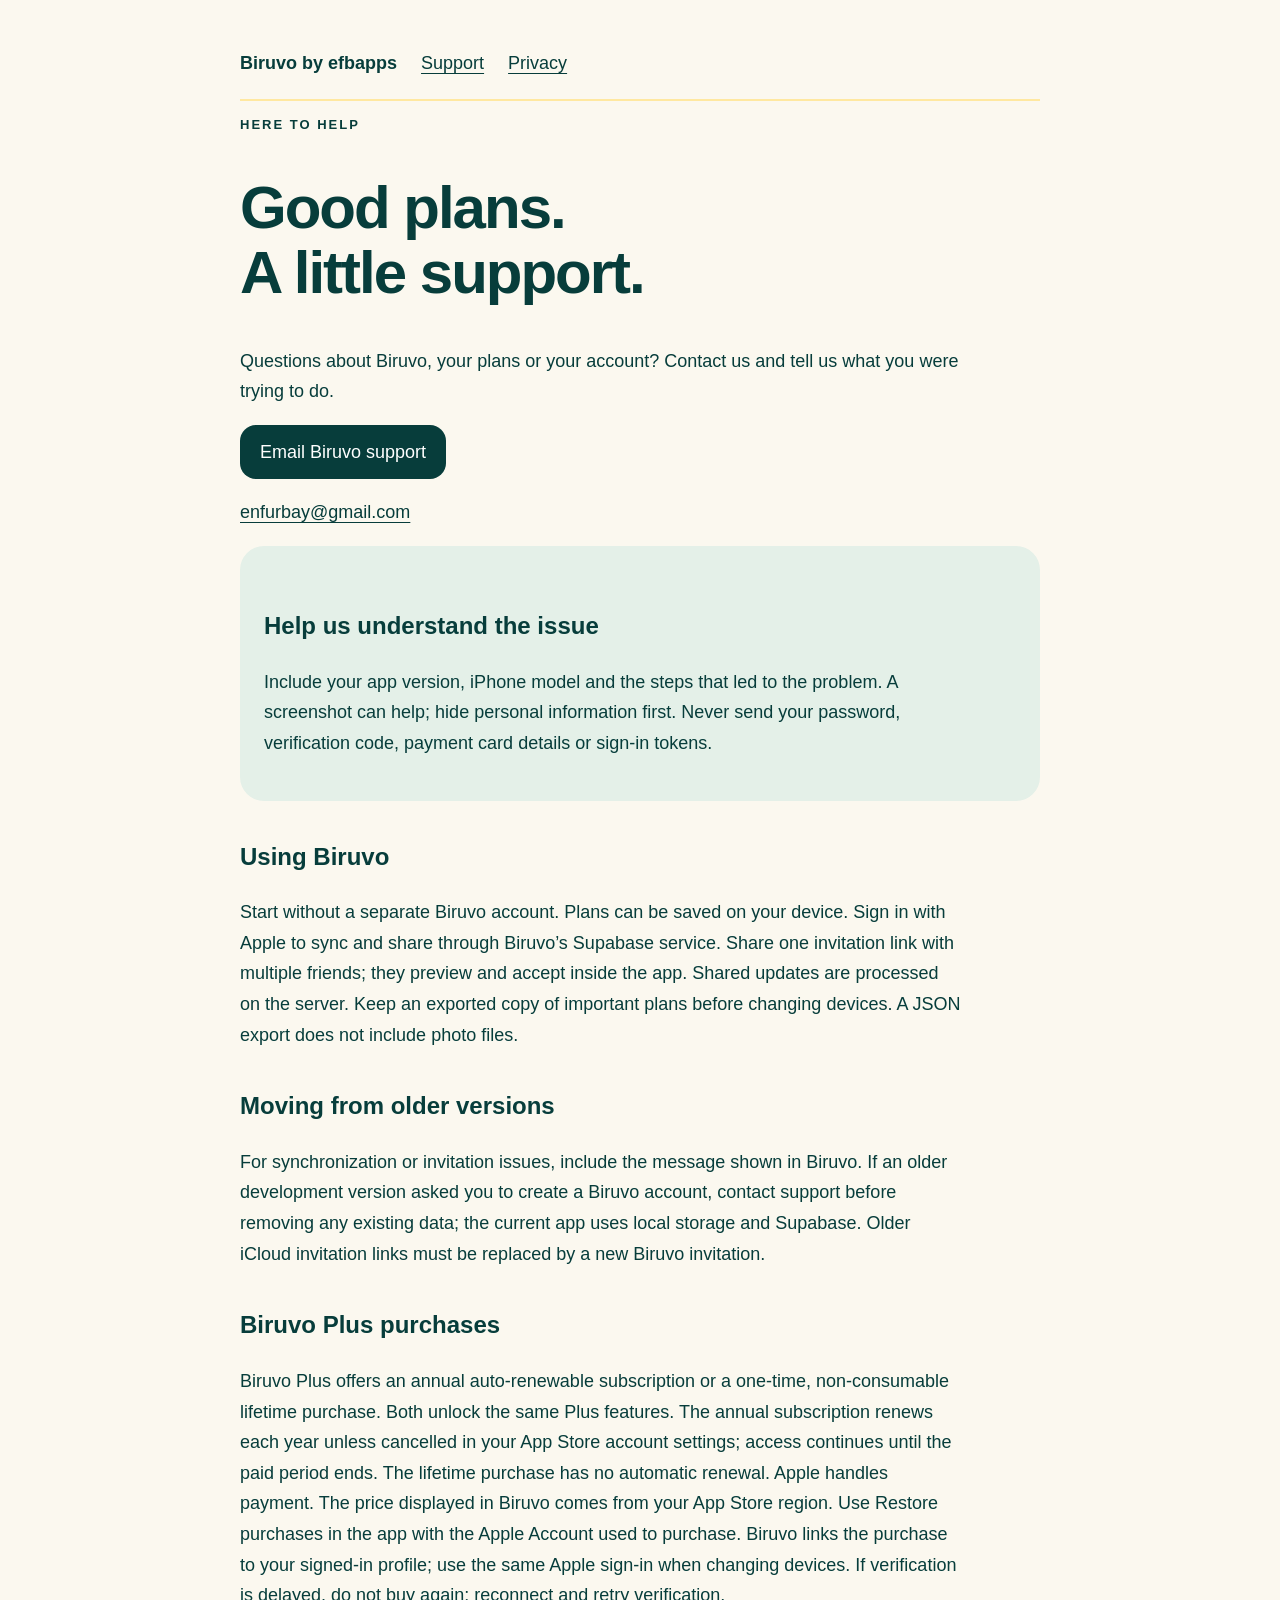
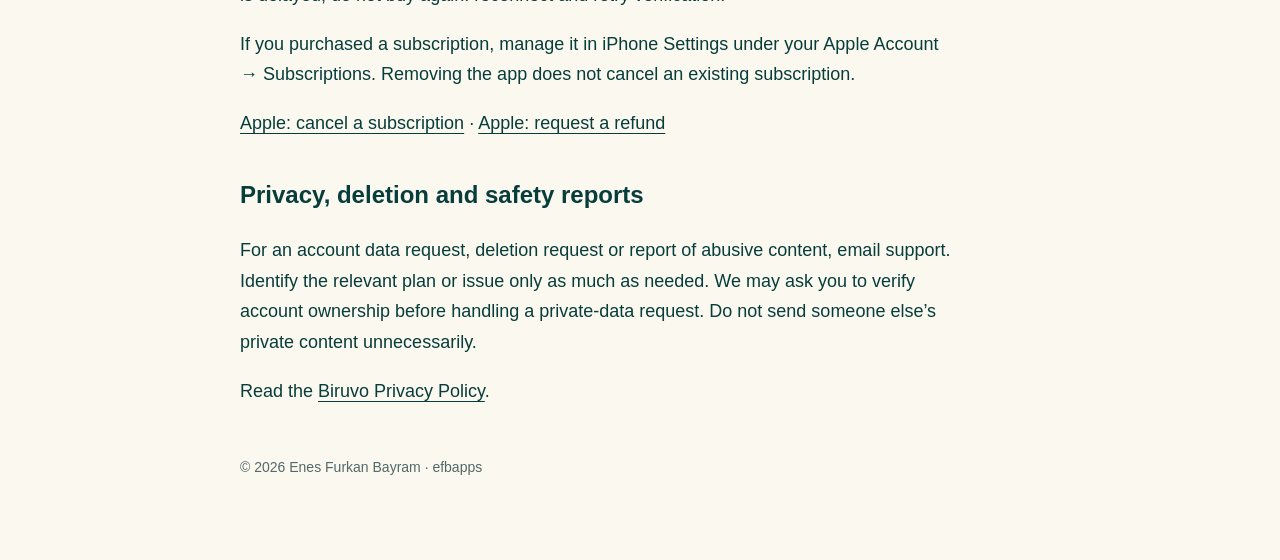
<file: index.html>
<!doctype html><html lang="en"><meta charset="utf-8"><meta name="viewport" content="width=device-width,initial-scale=1"><title>Support — Biruvo</title><link rel="stylesheet" href="style.css"><main><nav aria-label="Main"><strong>Biruvo by efbapps</strong><a href="index.html">Support</a><a href="privacy.html">Privacy</a></nav><p class="eyebrow">Here to help</p><h1>Good plans.<br>A little support.</h1><p>Questions about Biruvo, your plans or your account? Contact us and tell us what you were trying to do.</p><p><a class="button" href="mailto:enfurbay@gmail.com?subject=Biruvo%20support">Email Biruvo support</a></p><p><a href="mailto:enfurbay@gmail.com">enfurbay@gmail.com</a></p><section class="card"><h2>Help us understand the issue</h2><p>Include your app version, iPhone model and the steps that led to the problem. A screenshot can help; hide personal information first. Never send your password, verification code, payment card details or sign-in tokens.</p></section><h2>Using Biruvo</h2><p>Start without a separate Biruvo account. Plans can be saved on your device. Sign in with Apple to sync and share through Biruvo’s Supabase service. Share one invitation link with multiple friends; they preview and accept inside the app. Shared updates are processed on the server. Keep an exported copy of important plans before changing devices. A JSON export does not include photo files.</p><h2>Moving from older versions</h2><p>For synchronization or invitation issues, include the message shown in Biruvo. If an older development version asked you to create a Biruvo account, contact support before removing any existing data; the current app uses local storage and Supabase. Older iCloud invitation links must be replaced by a new Biruvo invitation.</p><h2>Biruvo Plus purchases</h2><p>Biruvo Plus offers an annual auto-renewable subscription or a one-time, non-consumable lifetime purchase. Both unlock the same Plus features. The annual subscription renews each year unless cancelled in your App Store account settings; access continues until the paid period ends. The lifetime purchase has no automatic renewal. Apple handles payment. The price displayed in Biruvo comes from your App Store region. Use Restore purchases in the app with the Apple Account used to purchase. Biruvo links the purchase to your signed-in profile; use the same Apple sign-in when changing devices. If verification is delayed, do not buy again: reconnect and retry verification.</p><p>If you purchased a subscription, manage it in iPhone Settings under your Apple Account → Subscriptions. Removing the app does not cancel an existing subscription.</p><p><a href="https://support.apple.com/118428">Apple: cancel a subscription</a> · <a href="https://reportaproblem.apple.com/">Apple: request a refund</a></p><h2>Privacy, deletion and safety reports</h2><p>For an account data request, deletion request or report of abusive content, email support. Identify the relevant plan or issue only as much as needed. We may ask you to verify account ownership before handling a private-data request. Do not send someone else’s private content unnecessarily.</p><p>Read the <a href="privacy.html">Biruvo Privacy Policy</a>.</p><footer>© 2026 Enes Furkan Bayram · efbapps</footer></main></html>
</file>
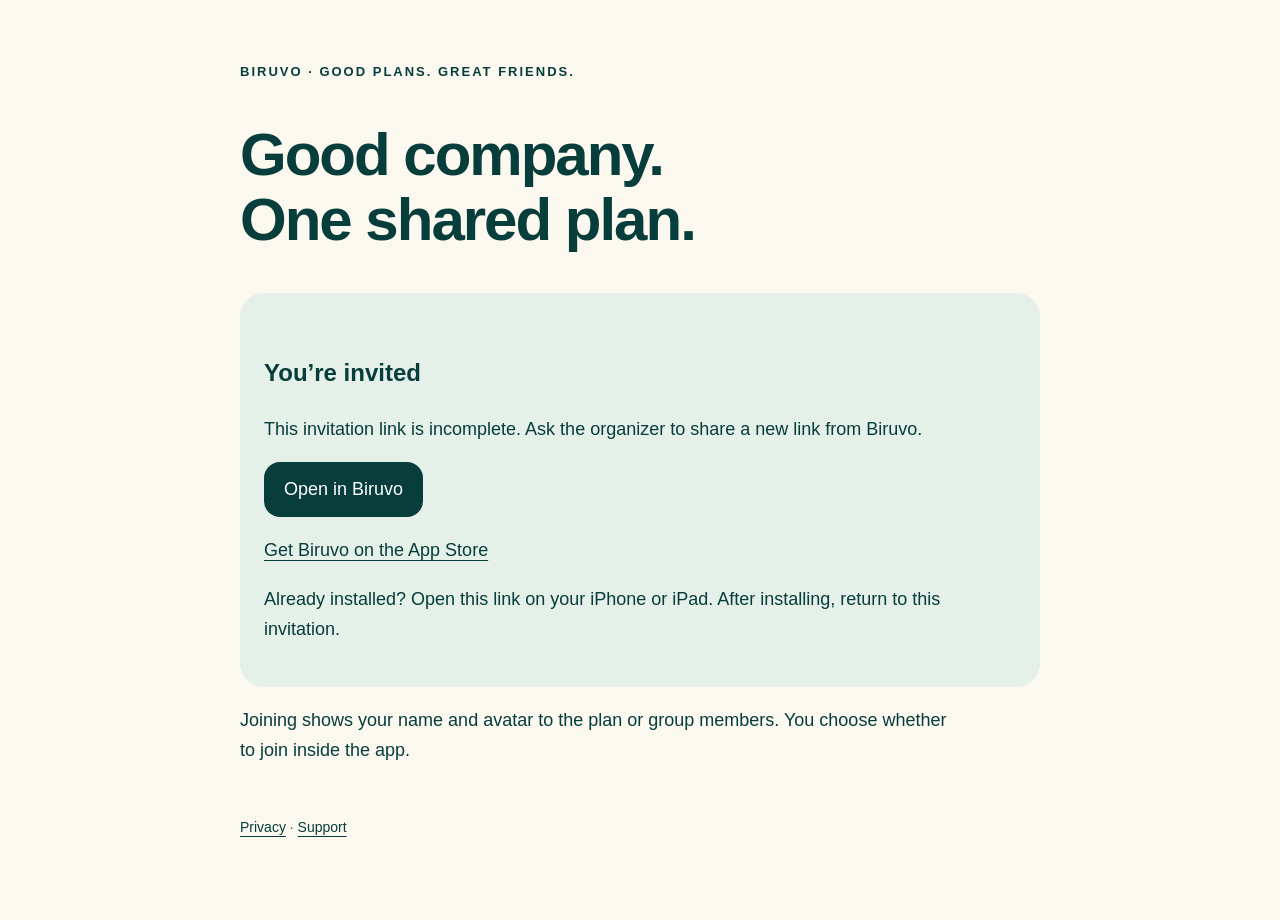
<file: join/index.html>
<!doctype html><html lang="en"><meta charset="utf-8"><meta name="viewport" content="width=device-width,initial-scale=1"><meta name="referrer" content="no-referrer"><meta http-equiv="Content-Security-Policy" content="default-src 'none'; style-src 'self'; script-src 'self'; base-uri 'none'; form-action 'none'"><title>You’re invited — Biruvo</title><link rel="stylesheet" href="../style.css"><main><p class="eyebrow">Biruvo · Good plans. Great friends.</p><h1>Good company.<br>One shared plan.</h1><section class="card"><h2>You’re invited</h2><p id="message">Open Biruvo to preview your invitation and join with your Apple account. The same link can welcome your whole group.</p><p><a class="button" id="open" hidden>Open in Biruvo</a></p><p><a href="https://apps.apple.com/app/id6811654397">Get Biruvo on the App Store</a></p><p>Already installed? Open this link on your iPhone or iPad. After installing, return to this invitation.</p></section><p>Joining shows your name and avatar to the plan or group members. You choose whether to join inside the app.</p><footer><a href="../privacy.html">Privacy</a> · <a href="../index.html">Support</a></footer></main><script src="invite.js"></script></html>
</file>
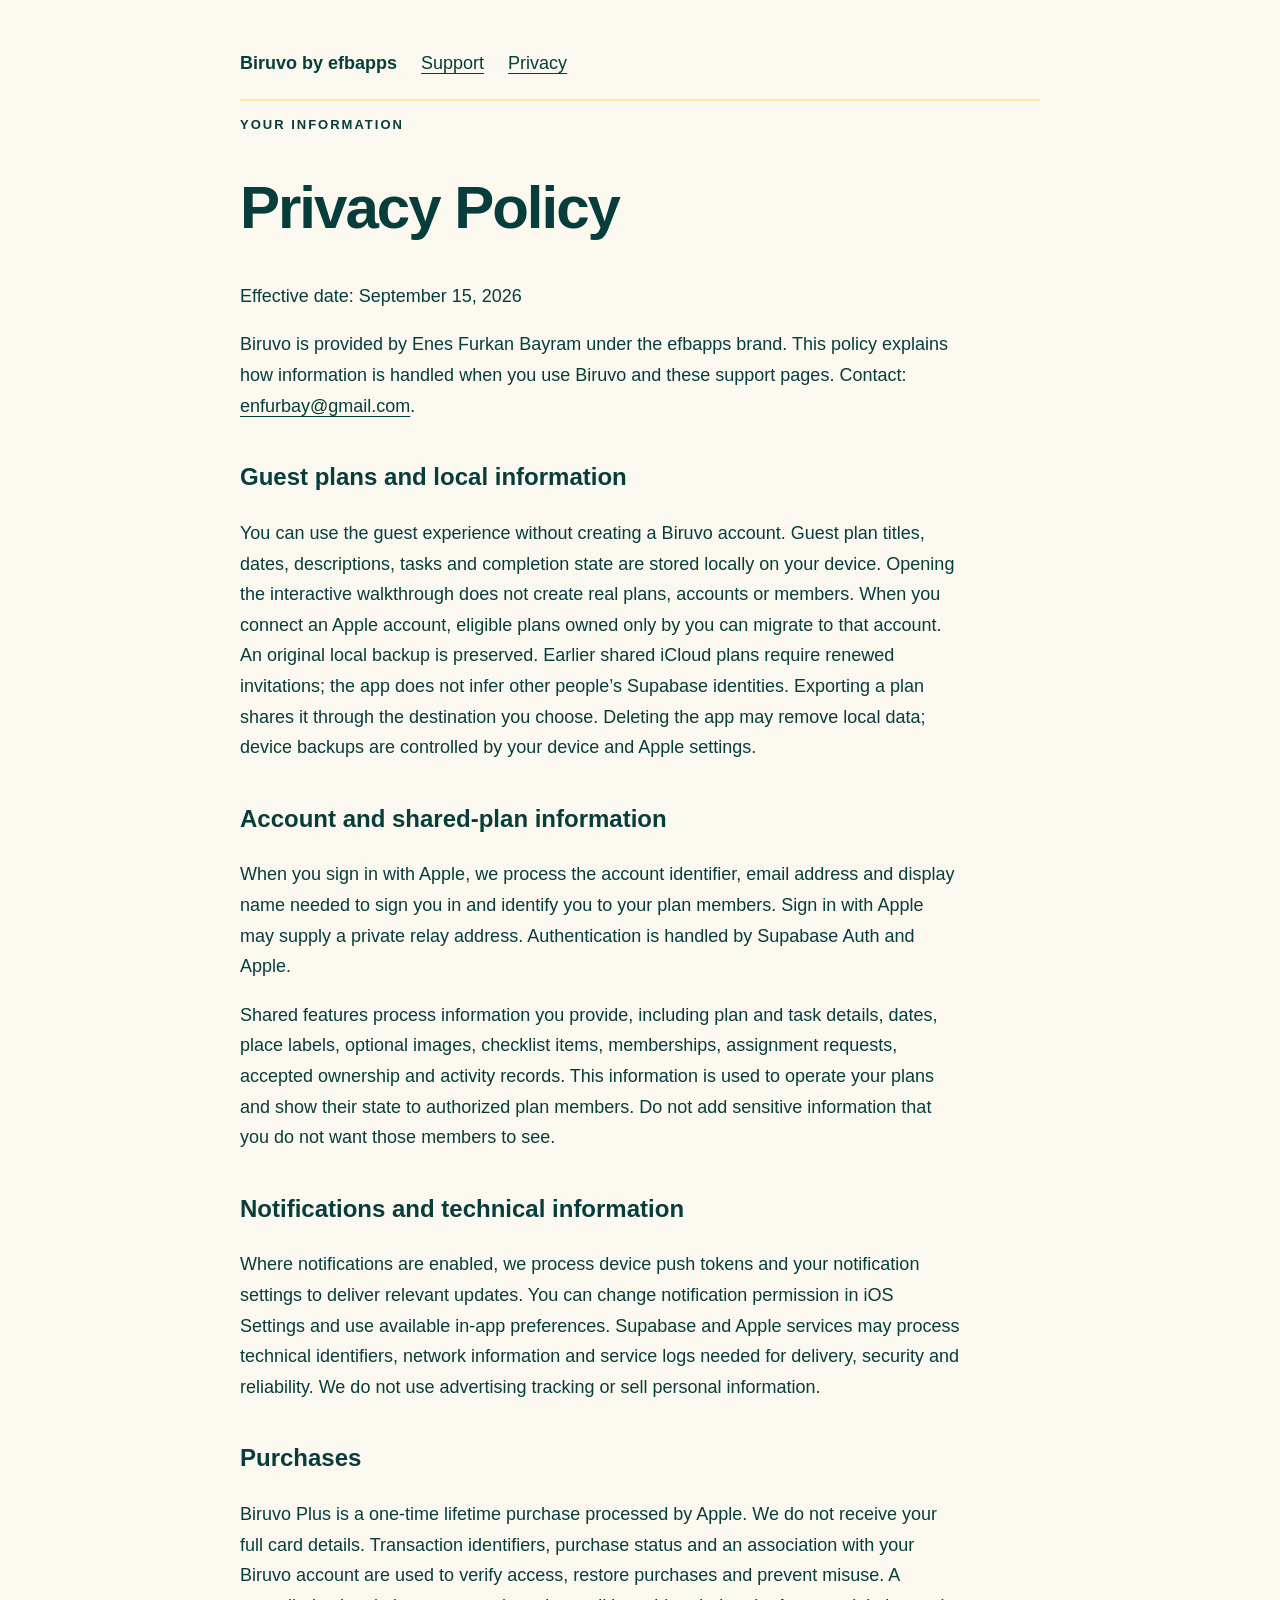
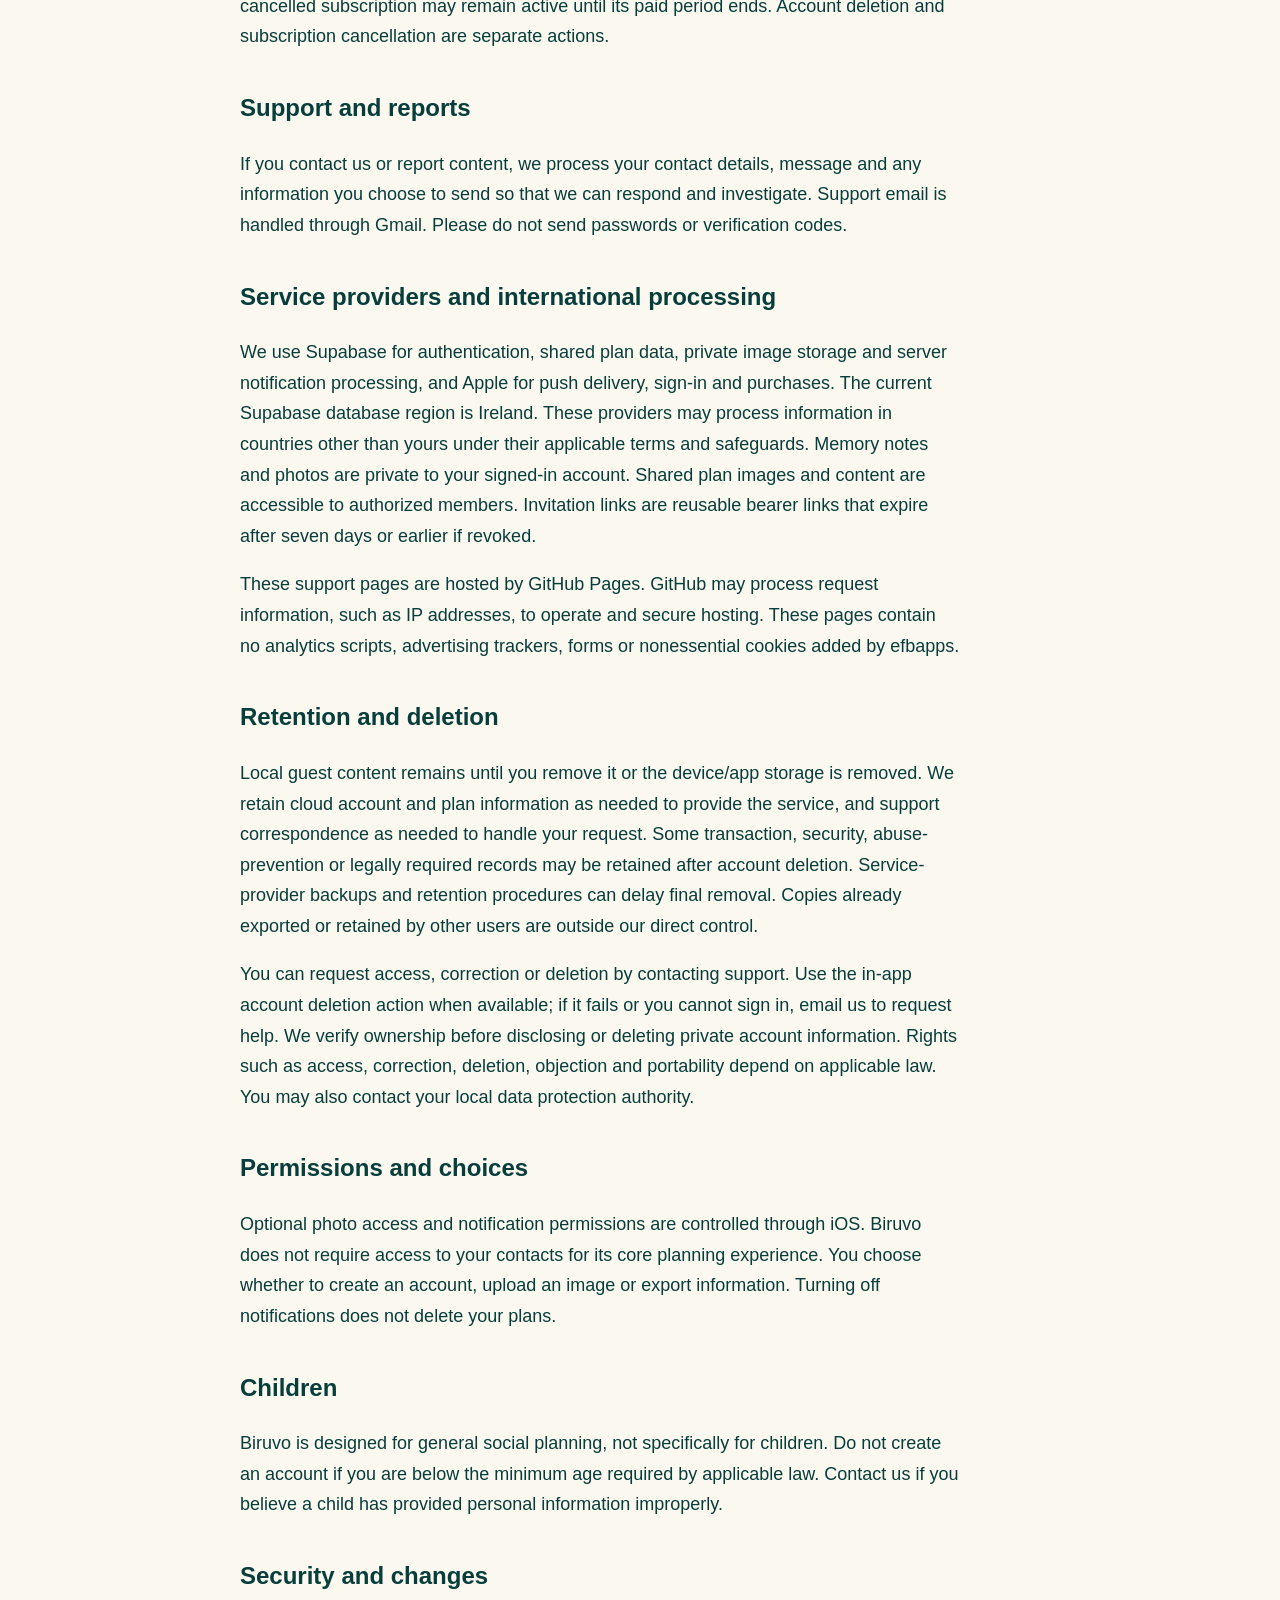
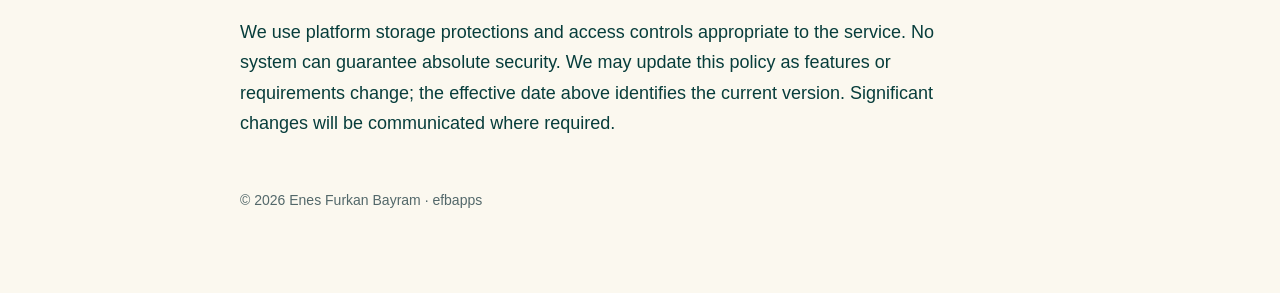
<file: privacy.html>
<!doctype html><html lang="en"><meta charset="utf-8"><meta name="viewport" content="width=device-width,initial-scale=1"><title>Privacy Policy — Biruvo</title><link rel="stylesheet" href="style.css"><main><nav aria-label="Main"><strong>Biruvo by efbapps</strong><a href="index.html">Support</a><a href="privacy.html">Privacy</a></nav><p class="eyebrow">Your information</p><h1>Privacy Policy</h1><p>Effective date: September 15, 2026</p><p>Biruvo is provided by Enes Furkan Bayram under the efbapps brand. This policy explains how information is handled when you use Biruvo and these support pages. Contact: <a href="mailto:enfurbay@gmail.com">enfurbay@gmail.com</a>.</p><h2>Guest plans and local information</h2><p>You can use the guest experience without creating a Biruvo account. Guest plan titles, dates, descriptions, tasks and completion state are stored locally on your device. Opening the interactive walkthrough does not create real plans, accounts or members. When you connect an Apple account, eligible plans owned only by you can migrate to that account. An original local backup is preserved. Earlier shared iCloud plans require renewed invitations; the app does not infer other people’s Supabase identities. Exporting a plan shares it through the destination you choose. Deleting the app may remove local data; device backups are controlled by your device and Apple settings.</p><h2>Account and shared-plan information</h2><p>When you sign in with Apple, we process the account identifier, email address and display name needed to sign you in and identify you to your plan members. Sign in with Apple may supply a private relay address. Authentication is handled by Supabase Auth and Apple.</p><p>Shared features process information you provide, including plan and task details, dates, place labels, optional images, checklist items, memberships, assignment requests, accepted ownership and activity records. This information is used to operate your plans and show their state to authorized plan members. Do not add sensitive information that you do not want those members to see.</p><h2>Notifications and technical information</h2><p>Where notifications are enabled, we process device push tokens and your notification settings to deliver relevant updates. You can change notification permission in iOS Settings and use available in-app preferences. Supabase and Apple services may process technical identifiers, network information and service logs needed for delivery, security and reliability. We do not use advertising tracking or sell personal information.</p><h2>Purchases</h2><p>Biruvo Plus is a one-time lifetime purchase processed by Apple. We do not receive your full card details. Transaction identifiers, purchase status and an association with your Biruvo account are used to verify access, restore purchases and prevent misuse. A cancelled subscription may remain active until its paid period ends. Account deletion and subscription cancellation are separate actions.</p><h2>Support and reports</h2><p>If you contact us or report content, we process your contact details, message and any information you choose to send so that we can respond and investigate. Support email is handled through Gmail. Please do not send passwords or verification codes.</p><h2>Service providers and international processing</h2><p>We use Supabase for authentication, shared plan data, private image storage and server notification processing, and Apple for push delivery, sign-in and purchases. The current Supabase database region is Ireland. These providers may process information in countries other than yours under their applicable terms and safeguards. Memory notes and photos are private to your signed-in account. Shared plan images and content are accessible to authorized members. Invitation links are reusable bearer links that expire after seven days or earlier if revoked.</p><p>These support pages are hosted by GitHub Pages. GitHub may process request information, such as IP addresses, to operate and secure hosting. These pages contain no analytics scripts, advertising trackers, forms or nonessential cookies added by efbapps.</p><h2>Retention and deletion</h2><p>Local guest content remains until you remove it or the device/app storage is removed. We retain cloud account and plan information as needed to provide the service, and support correspondence as needed to handle your request. Some transaction, security, abuse-prevention or legally required records may be retained after account deletion. Service-provider backups and retention procedures can delay final removal. Copies already exported or retained by other users are outside our direct control.</p><p>You can request access, correction or deletion by contacting support. Use the in-app account deletion action when available; if it fails or you cannot sign in, email us to request help. We verify ownership before disclosing or deleting private account information. Rights such as access, correction, deletion, objection and portability depend on applicable law. You may also contact your local data protection authority.</p><h2>Permissions and choices</h2><p>Optional photo access and notification permissions are controlled through iOS. Biruvo does not require access to your contacts for its core planning experience. You choose whether to create an account, upload an image or export information. Turning off notifications does not delete your plans.</p><h2>Children</h2><p>Biruvo is designed for general social planning, not specifically for children. Do not create an account if you are below the minimum age required by applicable law. Contact us if you believe a child has provided personal information improperly.</p><h2>Security and changes</h2><p>We use platform storage protections and access controls appropriate to the service. No system can guarantee absolute security. We may update this policy as features or requirements change; the effective date above identifies the current version. Significant changes will be communicated where required.</p><footer>© 2026 Enes Furkan Bayram · efbapps</footer></main></html>
</file>
<file: style.css>
body{margin:0;background:#fbf8ef;color:#073d3b;font:18px/1.7 -apple-system,BlinkMacSystemFont,"Segoe UI",sans-serif}main{max-width:800px;margin:auto;padding:48px 24px 80px}nav{display:flex;gap:24px;flex-wrap:wrap;border-bottom:2px solid #ffe8a0;padding-bottom:20px}a{color:#073d3b;text-underline-offset:4px}h1{font-size:clamp(38px,7vw,60px);line-height:1.08;letter-spacing:-2px}h2{font-size:24px;margin-top:36px}p,li{max-width:72ch}.eyebrow{font-weight:700;letter-spacing:2px;text-transform:uppercase;font-size:13px}.card{background:#e4f0e8;padding:24px;border-radius:24px}.button{display:inline-block;background:#073d3b;color:#fff;border-radius:16px;padding:12px 20px;text-decoration:none}footer{margin-top:50px;font-size:14px;color:#53686a}a:focus-visible{outline:3px solid #b47d00;outline-offset:4px}
</file>
